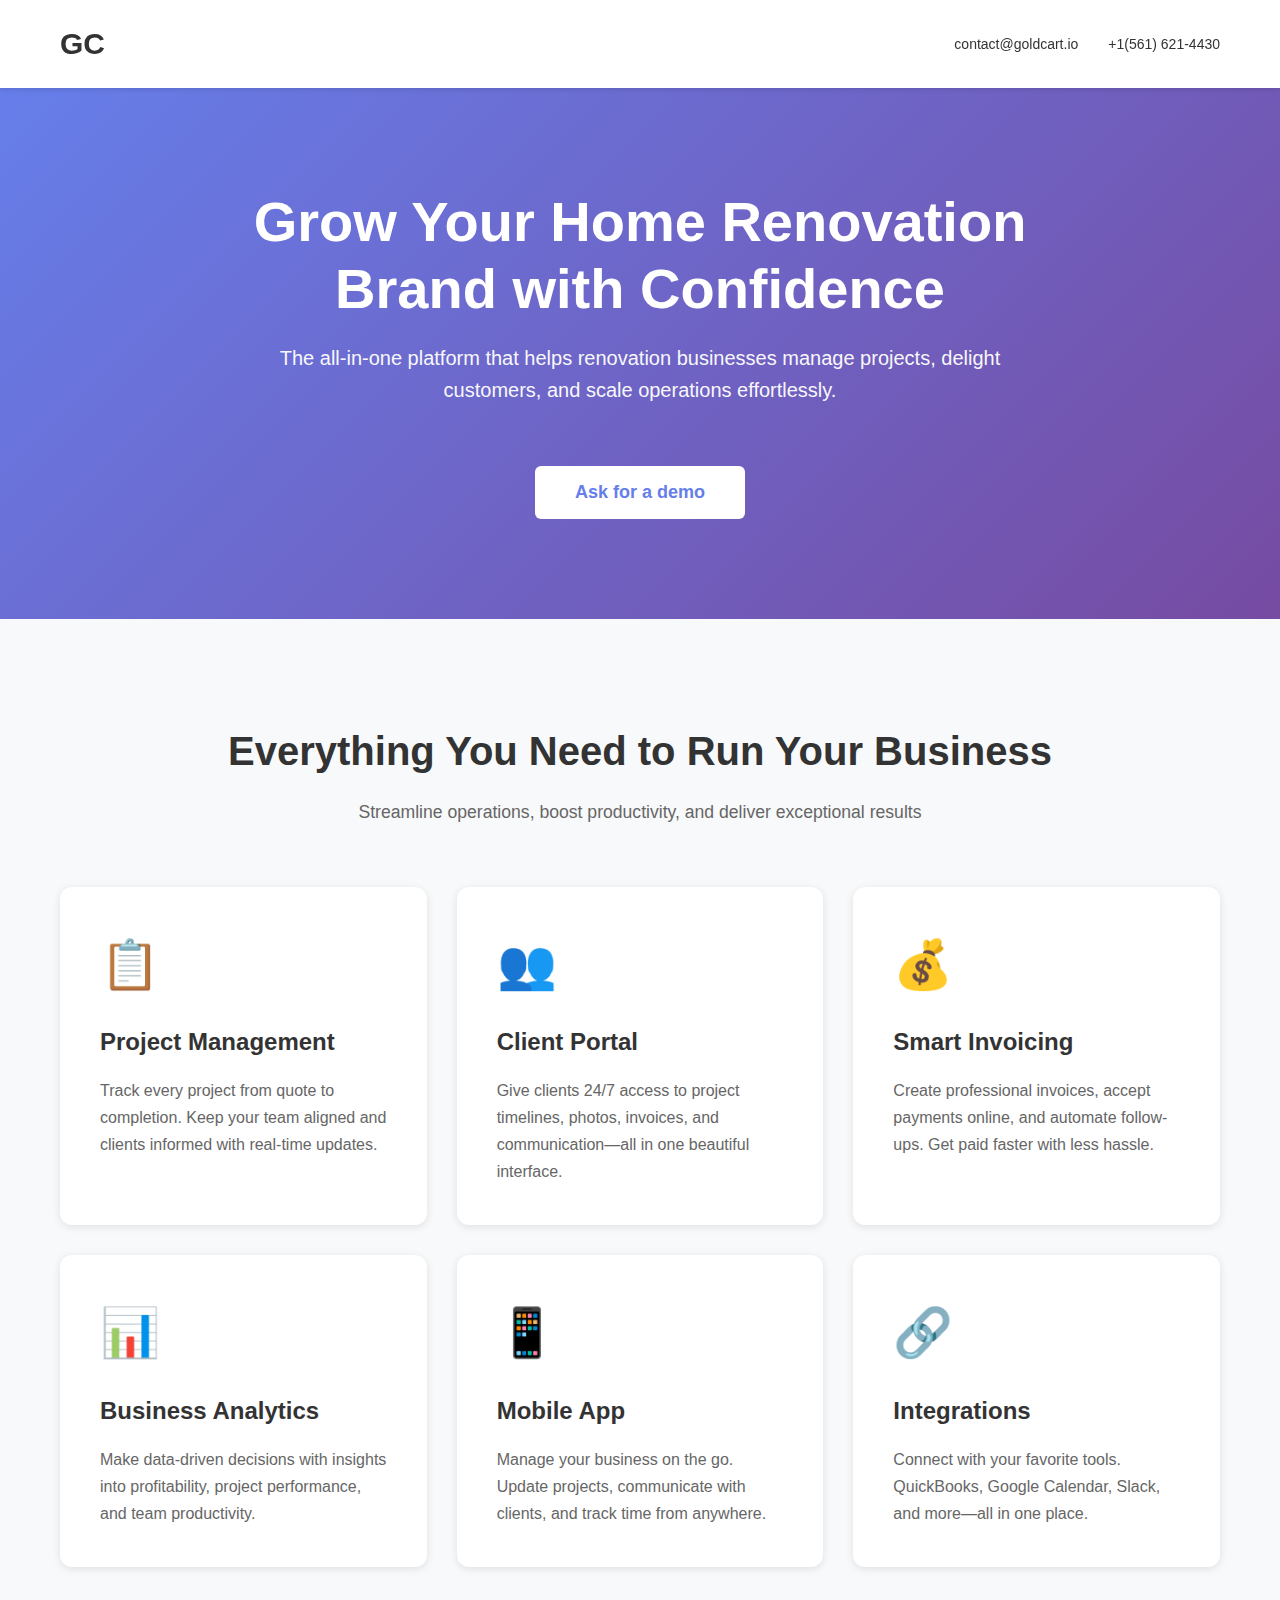
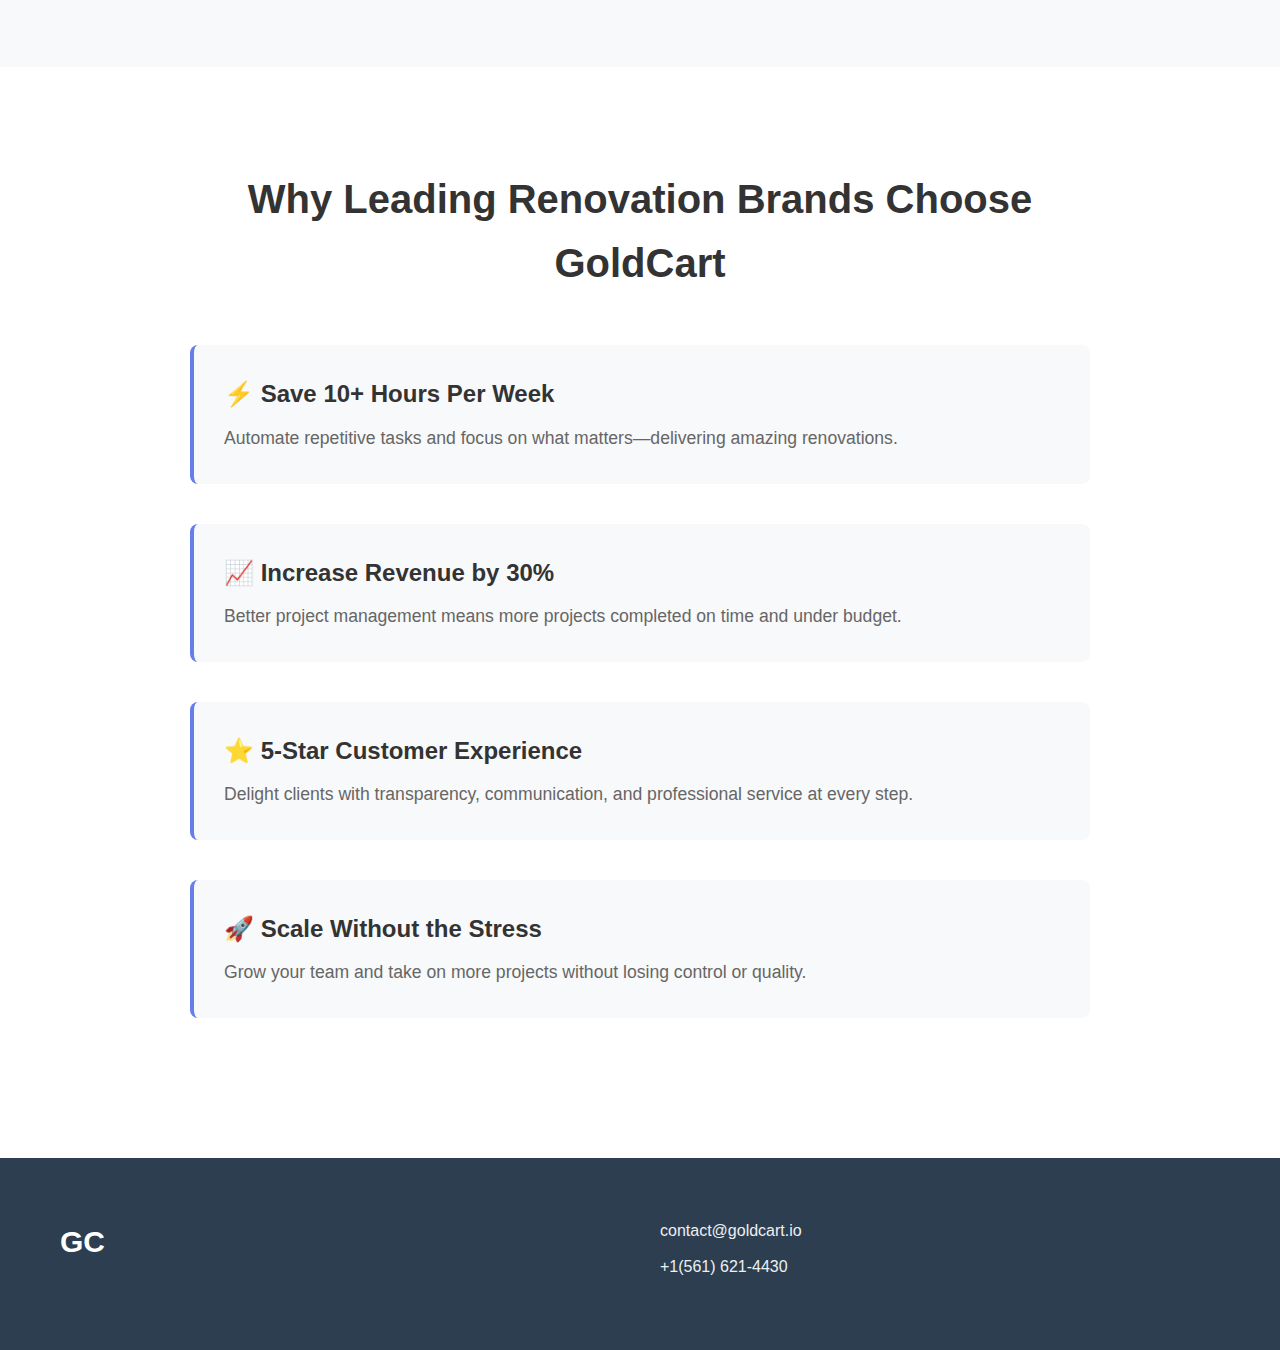
<file: index.html>
<!DOCTYPE html>
<html lang="en">
<head>
    <meta charset="UTF-8">
    <meta name="viewport" content="width=device-width, initial-scale=1.0">
    <title>GoldCart - Transform Your Home Renovation Business</title>
    <link rel="stylesheet" href="styles.css">
</head>
<body>
    <header class="header">
        <div class="container">
            <div class="flex justify-between align-center">
                <span style="font-size: 30px; font-weight: bold; list-style: none;" class="logo">GC</span>
                <div class="header-contact">
                    <a href="mailto:contact@goldcart.io" class="contact-link">contact@goldcart.io</a>
                    <a href="tel:+15616214430" class="contact-link">+1(561) 621-4430</a>
                </div>
            </div>
        </div>
    </header>

    <!-- Hero Section -->
    <section class="hero">
        <div class="container">
            <div class="hero-content">
                <h1 class="hero-title">Grow Your Home Renovation Brand with Confidence</h1>
                <p class="hero-subtitle">The all-in-one platform that helps renovation businesses manage projects, delight customers, and scale operations effortlessly.</p>
                <button class="ask-for-demo-btn" onclick="openDemoModal()">Ask for a demo</button>
            </div>
        </div>
    </section>

    <!-- Demo Modal Popup -->
    <div id="demoModal" class="modal-overlay">
        <div class="modal-content">
            <button class="modal-close" onclick="closeDemoModal()">&times;</button>
            <h2>Request a Demo</h2>
            <p class="modal-subtitle">Fill out the form below and we'll get back to you within 24 hours.</p>
            <form name="demo-request" method="POST" data-netlify="true" netlify-honeypot="bot-field" onsubmit="handleFormSubmit(event)">
                <input type="hidden" name="form-name" value="demo-request" />
                <p class="hidden">
                    <label>Don't fill this out if you're human: <input name="bot-field" /></label>
                </p>
                
                <div class="form-group">
                    <label for="name">Full Name *</label>
                    <input type="text" id="name" name="name" required placeholder="John Doe">
                </div>
                
                <div class="form-group">
                    <label for="email">Email Address *</label>
                    <input type="email" id="email" name="email" required placeholder="john@example.com">
                </div>
                
                <div class="form-group">
                    <label for="company">Company Name</label>
                    <input type="text" id="company" name="company" placeholder="Your Company">
                </div>
                
                <div class="form-group">
                    <label for="phone">Phone Number</label>
                    <input type="tel" id="phone" name="phone" placeholder="+1 (555) 123-4567">
                </div>
                
                <div class="form-group">
                    <label for="message">Message</label>
                    <textarea id="message" name="message" rows="4" placeholder="Tell us about your renovation business and what you'd like to see in the demo..."></textarea>
                </div>
                
                <button type="submit" class="btn btn-primary btn-submit">Submit Request</button>
            </form>
        </div>
    </div>

    <!-- Features Section -->
    <section class="features">
        <div class="container">
            <h2 class="section-title">Everything You Need to Run Your Business</h2>
            <p class="section-subtitle">Streamline operations, boost productivity, and deliver exceptional results</p>
            
            <div class="features-grid">
                <div class="feature-card">
                    <div class="feature-icon">📋</div>
                    <h3>Project Management</h3>
                    <p>Track every project from quote to completion. Keep your team aligned and clients informed with real-time updates.</p>
                </div>
                
                <div class="feature-card">
                    <div class="feature-icon">👥</div>
                    <h3>Client Portal</h3>
                    <p>Give clients 24/7 access to project timelines, photos, invoices, and communication—all in one beautiful interface.</p>
                </div>
                
                <div class="feature-card">
                    <div class="feature-icon">💰</div>
                    <h3>Smart Invoicing</h3>
                    <p>Create professional invoices, accept payments online, and automate follow-ups. Get paid faster with less hassle.</p>
                </div>
                
                <div class="feature-card">
                    <div class="feature-icon">📊</div>
                    <h3>Business Analytics</h3>
                    <p>Make data-driven decisions with insights into profitability, project performance, and team productivity.</p>
                </div>
                
                <div class="feature-card">
                    <div class="feature-icon">📱</div>
                    <h3>Mobile App</h3>
                    <p>Manage your business on the go. Update projects, communicate with clients, and track time from anywhere.</p>
                </div>
                
                <div class="feature-card">
                    <div class="feature-icon">🔗</div>
                    <h3>Integrations</h3>
                    <p>Connect with your favorite tools. QuickBooks, Google Calendar, Slack, and more—all in one place.</p>
                </div>
            </div>
        </div>
    </section>

    <!-- Benefits Section -->
    <section class="benefits">
        <div class="container">
            <div class="benefits-content">
                <div class="benefits-text">
                    <h2>Why Leading Renovation Brands Choose GoldCart</h2>
                    <div class="benefit-item">
                        <h3>⚡ Save 10+ Hours Per Week</h3>
                        <p>Automate repetitive tasks and focus on what matters—delivering amazing renovations.</p>
                    </div>
                    <div class="benefit-item">
                        <h3>📈 Increase Revenue by 30%</h3>
                        <p>Better project management means more projects completed on time and under budget.</p>
                    </div>
                    <div class="benefit-item">
                        <h3>⭐ 5-Star Customer Experience</h3>
                        <p>Delight clients with transparency, communication, and professional service at every step.</p>
                    </div>
                    <div class="benefit-item">
                        <h3>🚀 Scale Without the Stress</h3>
                        <p>Grow your team and take on more projects without losing control or quality.</p>
                    </div>
                </div>
            </div>
        </div>
    </section>

    <!-- Footer -->
    <footer class="footer">
        <div class="container">
            <div class="footer-content">
                <div class="footer-logo">
                    <span style="font-size: 30px; font-weight: bold; list-style: none;" class="logo">GC</span>
                </div>
                <div class="footer-contact">
                    <p>contact@goldcart.io</p>
                    <p>+1(561) 621-4430</p>
                </div>
            </div>
        </div>
    </footer>

    <script>
        function openDemoModal() {
            document.getElementById('demoModal').style.display = 'flex';
            document.body.style.overflow = 'hidden';
        }

        function closeDemoModal() {
            document.getElementById('demoModal').style.display = 'none';
            document.body.style.overflow = 'auto';
        }

        // Close modal when clicking outside
        window.onclick = function(event) {
            const modal = document.getElementById('demoModal');
            if (event.target === modal) {
                closeDemoModal();
            }
        }

        // Handle form submission
        function handleFormSubmit(event) {
            event.preventDefault();
            const form = event.target;
            const formData = new FormData(form);
            
            fetch('/', {
                method: 'POST',
                headers: { "Content-Type": "application/x-www-form-urlencoded" },
                body: new URLSearchParams(formData).toString()
            })
            .then(() => {
                // Show success message
                const modalContent = document.querySelector('.modal-content');
                modalContent.innerHTML = `
                    <button class="modal-close" onclick="closeDemoModal()">&times;</button>
                    <div class="success-message">
                        <h2>Thank You!</h2>
                        <p>Your demo request has been submitted successfully. We'll get back to you within 24 hours.</p>
                        <button class="btn btn-primary" onclick="closeDemoModal()">Close</button>
                    </div>
                `;
            })
            .catch((error) => {
                alert('There was an error submitting your request. Please try again or contact us directly.');
                console.error('Form submission error:', error);
            });
        }
    </script>
</body>
</html>
</file>
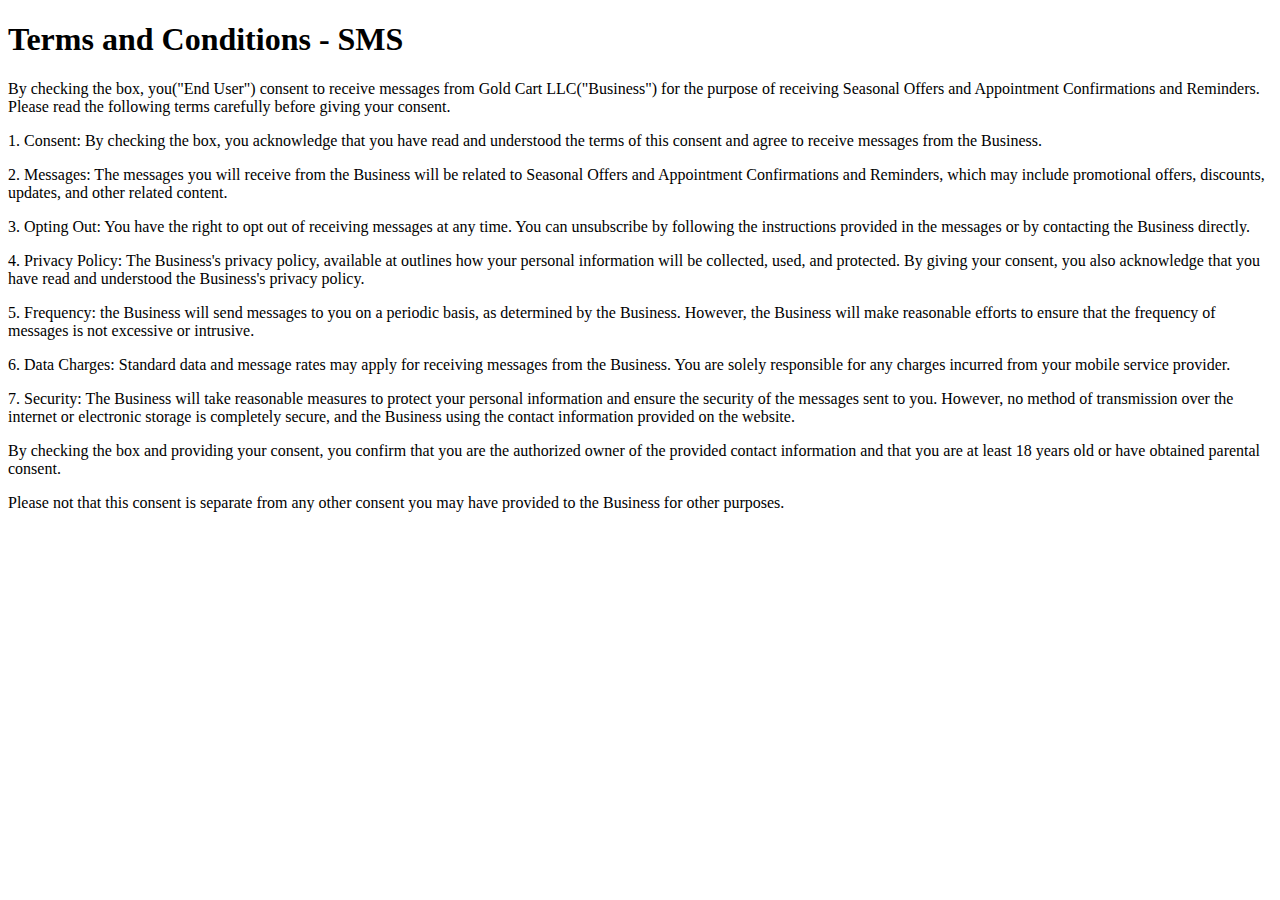
<file: terms.html>
<!DOCTYPE html>
<html lang="en">
<head>
    <meta charset="UTF-8">
    <meta name="viewport" content="width=device-width, initial-scale=1.0">
    <title>Document</title>
</head>
<body>
    <h1>Terms and Conditions - SMS</h1>
    <div class="terms">
        <p>By checking the box, you("End User") consent to receive messages from Gold Cart LLC("Business") for the purpose of receiving Seasonal Offers and Appointment Confirmations and Reminders. Please read the following terms carefully before giving your consent.</p>
        <p>1. Consent: By checking the box, you acknowledge that you have read and understood the terms of this consent and agree to receive messages from the Business.</p>
        <p>2. Messages: The messages you will receive from the Business will be related to Seasonal Offers and Appointment Confirmations and Reminders, which may include promotional offers, discounts, updates, and other related content.</p>
        <p>3. Opting Out: You have the right to opt out of receiving messages at any time. You can unsubscribe by following the instructions provided in the messages or by contacting the Business directly.</p>
        <p>4. Privacy Policy: The Business's privacy policy, available at outlines how your personal information will be collected, used, and protected. By giving your consent, you also acknowledge that you have read and understood the Business's privacy policy. </p>
        <p>5. Frequency: the Business will send messages to you on a periodic basis, as determined by the Business. However, the Business will make reasonable efforts to ensure that the frequency of messages is not excessive or intrusive.</p>
        <p>6. Data Charges: Standard data and message rates may apply for receiving messages from the Business. You are solely responsible for any charges incurred from your mobile service provider.</p>
        <p>7. Security: The Business will take reasonable measures to protect your personal information and ensure the security of the messages sent to you. However, no method of transmission over the internet or electronic storage is completely secure, and the Business using the contact information provided on the website.</p>
        <p>By checking the box and providing your consent, you confirm that you are the authorized owner of the provided contact information and that you are at least 18 years old or have obtained parental consent.</p>
        <p>Please not that this consent is separate from any other consent you may have provided to the Business for other purposes.</p>
    </div>
</body>
</html>
</file>
<file: styles.css>
/* Reset and Base Styles */
* {
    margin: 0;
    padding: 0;
    box-sizing: border-box;
}

body {
    font-family: -apple-system, BlinkMacSystemFont, 'Segoe UI', Roboto, 'Helvetica Neue', Arial, sans-serif;
    line-height: 1.6;
    color: #333;
    background-color: #fff;
}

.terms {
    padding: 0 60px; gap: 10px;
    p {
        font-size: 24px;
    }
}

.container {
    max-width: 1200px;
    margin: 0 auto;
    padding: 0 20px;
}

/* Utility Classes */
.flex {
    display: flex;
}

.justify-between {
    justify-content: space-between;
}

.justify-center {
    justify-content: center;
}

.justify-end {
    justify-content: flex-end;
}

.align-center {
    align-items: center;
}

/* Header */
.header {
    background: #fff;
    padding: 20px 0;
    box-shadow: 0 2px 4px rgba(0,0,0,0.1);
    position: sticky;
    top: 0;
    z-index: 1000;
}

.logo img {
    height: 40px;
    width: auto;
}

.header-contact {
    display: flex;
    gap: 30px;
    align-items: center;
}

.contact-link {
    color: #333;
    text-decoration: none;
    font-size: 14px;
    transition: color 0.3s;
}

.contact-link:hover {
    color: #007bff;
}

/* Hero Section */
.hero {
    background: linear-gradient(135deg, #667eea 0%, #764ba2 100%);
    color: white;
    padding: 100px 0;
    text-align: center;
}

.hero-content {
    max-width: 800px;
    margin: 0 auto;
}

.hero-title {
    font-size: 3.5rem;
    font-weight: 700;
    margin-bottom: 20px;
    line-height: 1.2;
}

.hero-subtitle {
    font-size: 1.25rem;
    margin-bottom: 40px;
    opacity: 0.95;
    line-height: 1.6;
}

.hero-cta {
    display: flex;
    gap: 20px;
    justify-content: center;
    margin-bottom: 20px;
    flex-wrap: wrap;
}

.hero-note {
    font-size: 14px;
    opacity: 0.9;
}

.ask-for-demo-btn {
    background: #fff;
    color: #667eea;
    border: none;
    padding: 16px 40px;
    font-size: 18px;
    font-weight: 600;
    border-radius: 6px;
    cursor: pointer;
    transition: all 0.3s;
    margin-top: 20px;
}

.ask-for-demo-btn:hover {
    transform: translateY(-2px);
    box-shadow: 0 4px 12px rgba(0,0,0,0.2);
}

/* Buttons */
.btn {
    display: inline-block;
    padding: 14px 32px;
    border-radius: 6px;
    text-decoration: none;
    font-weight: 600;
    transition: all 0.3s;
    border: none;
    cursor: pointer;
    font-size: 16px;
}

.btn-primary {
    background: #fff;
    color: #667eea;
}

.btn-primary:hover {
    transform: translateY(-2px);
    box-shadow: 0 4px 12px rgba(0,0,0,0.2);
}

.btn-secondary {
    background: transparent;
    color: #fff;
    border: 2px solid #fff;
}

.btn-secondary:hover {
    background: #fff;
    color: #667eea;
}

.btn-large {
    padding: 16px 40px;
    font-size: 18px;
}

/* Features Section */
.features {
    padding: 100px 0;
    background: #f8f9fa;
}

.section-title {
    font-size: 2.5rem;
    text-align: center;
    margin-bottom: 15px;
    color: #333;
}

.section-subtitle {
    text-align: center;
    font-size: 1.1rem;
    color: #666;
    margin-bottom: 60px;
}

.features-grid {
    display: grid;
    grid-template-columns: repeat(auto-fit, minmax(300px, 1fr));
    gap: 30px;
    margin-top: 60px;
}

.feature-card {
    background: white;
    padding: 40px;
    border-radius: 12px;
    box-shadow: 0 2px 8px rgba(0,0,0,0.1);
    transition: transform 0.3s, box-shadow 0.3s;
}

.feature-card:hover {
    transform: translateY(-5px);
    box-shadow: 0 8px 24px rgba(0,0,0,0.15);
}

.feature-icon {
    font-size: 3rem;
    margin-bottom: 20px;
}

.feature-card h3 {
    font-size: 1.5rem;
    margin-bottom: 15px;
    color: #333;
}

.feature-card p {
    color: #666;
    line-height: 1.7;
}

/* Benefits Section */
.benefits {
    padding: 100px 0;
    background: white;
}

.benefits-content {
    max-width: 900px;
    margin: 0 auto;
}

.benefits-text h2 {
    font-size: 2.5rem;
    margin-bottom: 50px;
    color: #333;
    text-align: center;
}

.benefit-item {
    margin-bottom: 40px;
    padding: 30px;
    background: #f8f9fa;
    border-radius: 8px;
    border-left: 4px solid #667eea;
}

.benefit-item h3 {
    font-size: 1.5rem;
    margin-bottom: 10px;
    color: #333;
}

.benefit-item p {
    color: #666;
    font-size: 1.1rem;
    line-height: 1.7;
}

/* Testimonials Section */
.testimonials {
    padding: 100px 0;
    background: #f8f9fa;
}

.testimonials-grid {
    display: grid;
    grid-template-columns: repeat(auto-fit, minmax(300px, 1fr));
    gap: 30px;
    margin-top: 60px;
}

.testimonial-card {
    background: white;
    padding: 40px;
    border-radius: 12px;
    box-shadow: 0 2px 8px rgba(0,0,0,0.1);
}

.testimonial-stars {
    color: #ffc107;
    font-size: 1.2rem;
    margin-bottom: 20px;
}

.testimonial-text {
    font-size: 1.1rem;
    line-height: 1.7;
    color: #666;
    margin-bottom: 25px;
    font-style: italic;
}

.testimonial-author {
    display: flex;
    flex-direction: column;
}

.testimonial-author strong {
    color: #333;
    font-size: 1rem;
    margin-bottom: 5px;
}

.testimonial-author span {
    color: #999;
    font-size: 0.9rem;
}

/* CTA Section */
.cta-section {
    padding: 100px 0;
    background: linear-gradient(135deg, #667eea 0%, #764ba2 100%);
    color: white;
    text-align: center;
}

.cta-content {
    max-width: 700px;
    margin: 0 auto;
}

.cta-content h2 {
    font-size: 2.5rem;
    margin-bottom: 20px;
}

.cta-content > p {
    font-size: 1.2rem;
    margin-bottom: 40px;
    opacity: 0.95;
}

.cta-buttons {
    display: flex;
    gap: 20px;
    justify-content: center;
    margin-bottom: 30px;
    flex-wrap: wrap;
}

.cta-note {
    font-size: 14px;
    opacity: 0.9;
}

/* Footer */
.footer {
    background: #2c3e50;
    color: white;
    padding: 60px 0 20px;
}

.footer-content {
    display: grid;
    grid-template-columns: repeat(auto-fit, minmax(200px, 1fr));
    gap: 40px;
    margin-bottom: 40px;
}

.footer-logo img {
    height: 40px;
    width: auto;
    filter: brightness(0) invert(1);
}

.footer-links {
    display: flex;
    flex-direction: column;
    gap: 15px;
}

.footer-links a {
    color: #ecf0f1;
    text-decoration: none;
    transition: color 0.3s;
}

.footer-links a:hover {
    color: #fff;
}

.footer-contact p {
    color: #ecf0f1;
    margin-bottom: 10px;
}

.footer-bottom {
    text-align: center;
    padding-top: 30px;
    border-top: 1px solid #34495e;
    color: #95a5a6;
    font-size: 14px;
}

/* Modal Styles */
.modal-overlay {
    display: none;
    position: fixed;
    top: 0;
    left: 0;
    width: 100%;
    height: 100%;
    background: rgba(0, 0, 0, 0.7);
    z-index: 2000;
    justify-content: center;
    align-items: center;
    padding: 20px;
    animation: fadeIn 0.3s;
}

@keyframes fadeIn {
    from {
        opacity: 0;
    }
    to {
        opacity: 1;
    }
}

.modal-content {
    background: white;
    border-radius: 12px;
    padding: 40px;
    max-width: 500px;
    width: 100%;
    max-height: 90vh;
    overflow-y: auto;
    position: relative;
    animation: slideUp 0.3s;
}

@keyframes slideUp {
    from {
        transform: translateY(30px);
        opacity: 0;
    }
    to {
        transform: translateY(0);
        opacity: 1;
    }
}

.modal-close {
    position: absolute;
    top: 15px;
    right: 15px;
    background: none;
    border: none;
    font-size: 32px;
    color: #999;
    cursor: pointer;
    line-height: 1;
    padding: 0;
    width: 32px;
    height: 32px;
    display: flex;
    align-items: center;
    justify-content: center;
    transition: color 0.3s;
}

.modal-close:hover {
    color: #333;
}

.modal-content h2 {
    font-size: 2rem;
    margin-bottom: 10px;
    color: #333;
}

.modal-subtitle {
    color: #666;
    margin-bottom: 30px;
    font-size: 0.95rem;
}

.form-group {
    margin-bottom: 20px;
}

.form-group label {
    display: block;
    margin-bottom: 8px;
    color: #333;
    font-weight: 500;
    font-size: 14px;
}

.form-group input,
.form-group textarea {
    width: 100%;
    padding: 12px;
    border: 2px solid #e0e0e0;
    border-radius: 6px;
    font-size: 16px;
    font-family: inherit;
    transition: border-color 0.3s;
}

.form-group input:focus,
.form-group textarea:focus {
    outline: none;
    border-color: #667eea;
}

.form-group textarea {
    resize: vertical;
    min-height: 100px;
}

.btn-submit {
    width: 100%;
    margin-top: 10px;
}

.hidden {
    display: none;
}

.success-message {
    text-align: center;
    padding: 20px 0;
}

.success-message h2 {
    color: #667eea;
    margin-bottom: 15px;
}

.success-message p {
    color: #666;
    margin-bottom: 25px;
    line-height: 1.6;
}

/* Responsive Design */
@media (max-width: 768px) {
    .hero-title {
        font-size: 2.5rem;
    }
    
    .hero-subtitle {
        font-size: 1.1rem;
    }
    
    .section-title {
        font-size: 2rem;
    }
    
    .header-contact {
        flex-direction: column;
        gap: 10px;
        font-size: 12px;
    }
    
    .features-grid,
    .testimonials-grid {
        grid-template-columns: 1fr;
    }
    
    .hero-cta,
    .cta-buttons {
        flex-direction: column;
        align-items: stretch;
    }
    
    .btn {
        width: 100%;
        text-align: center;
    }

    .modal-content {
        padding: 30px 20px;
    }

    .modal-content h2 {
        font-size: 1.5rem;
    }
}
</file>
